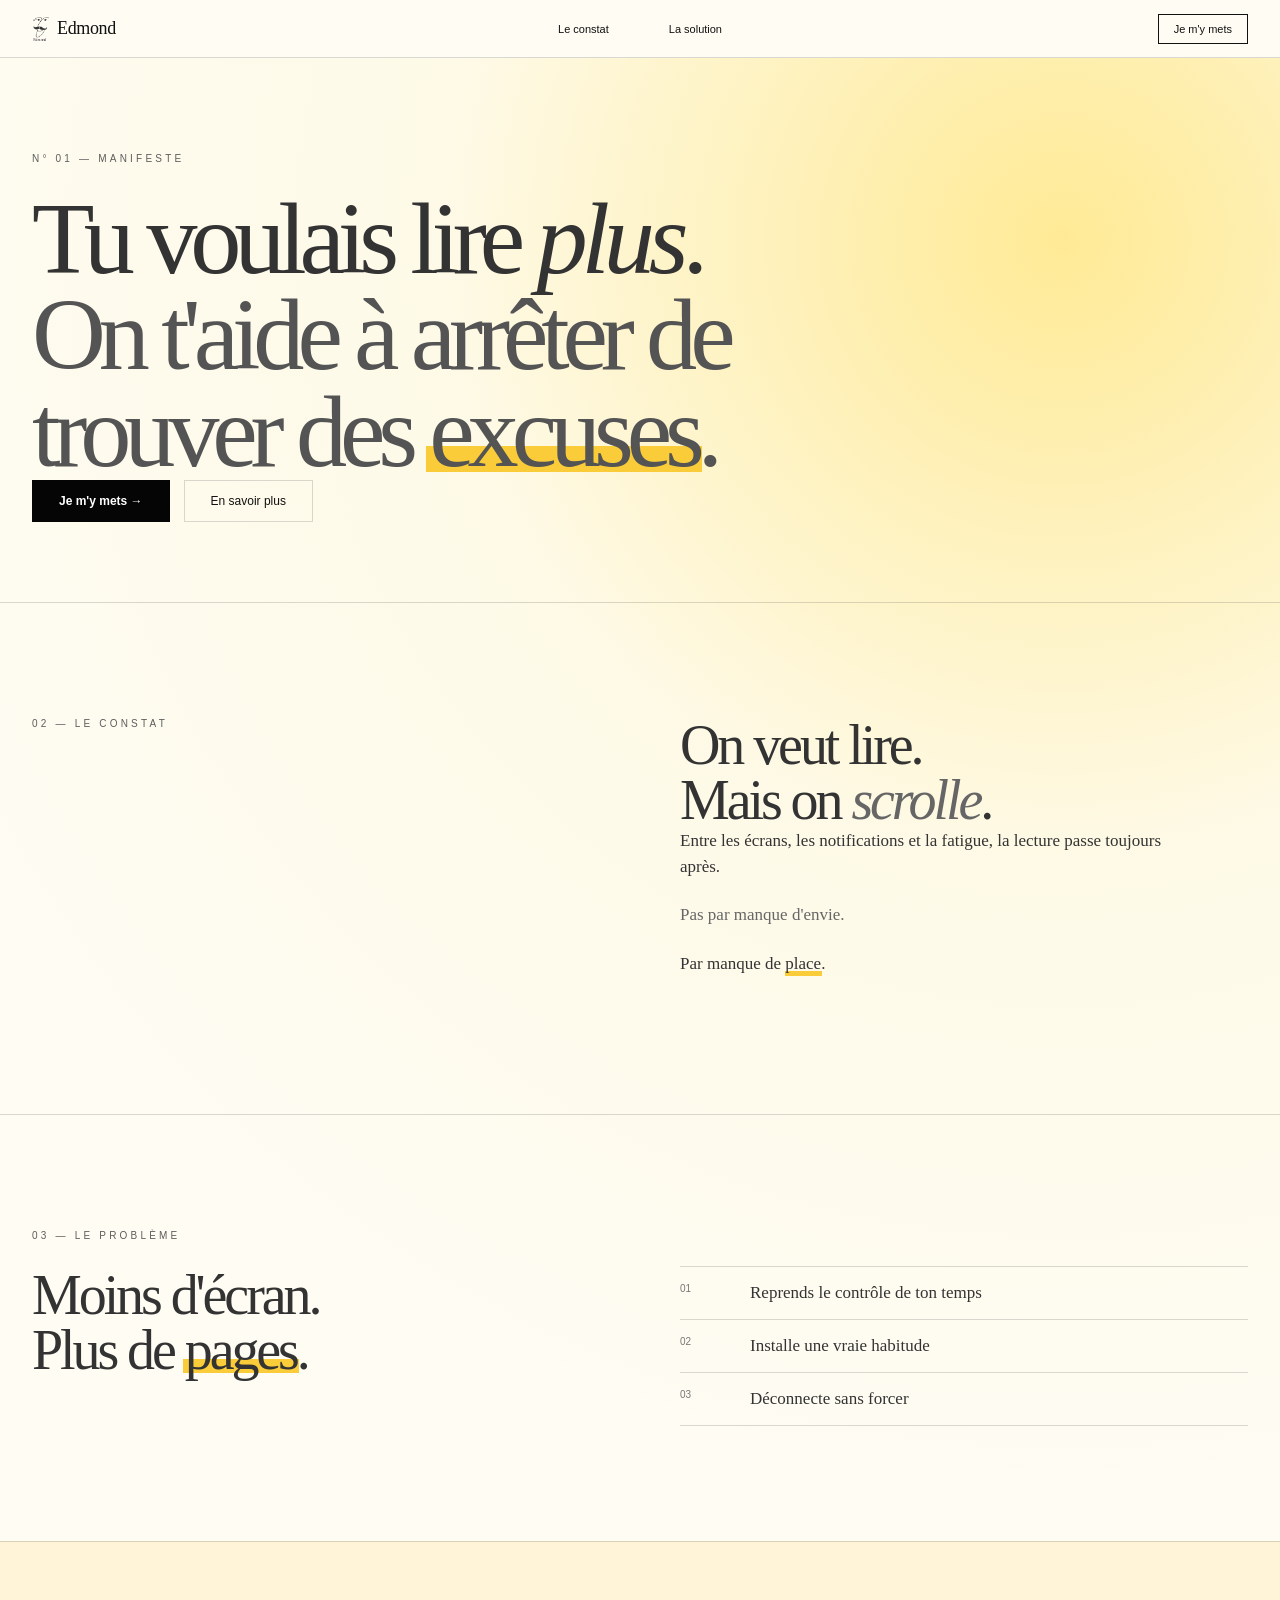
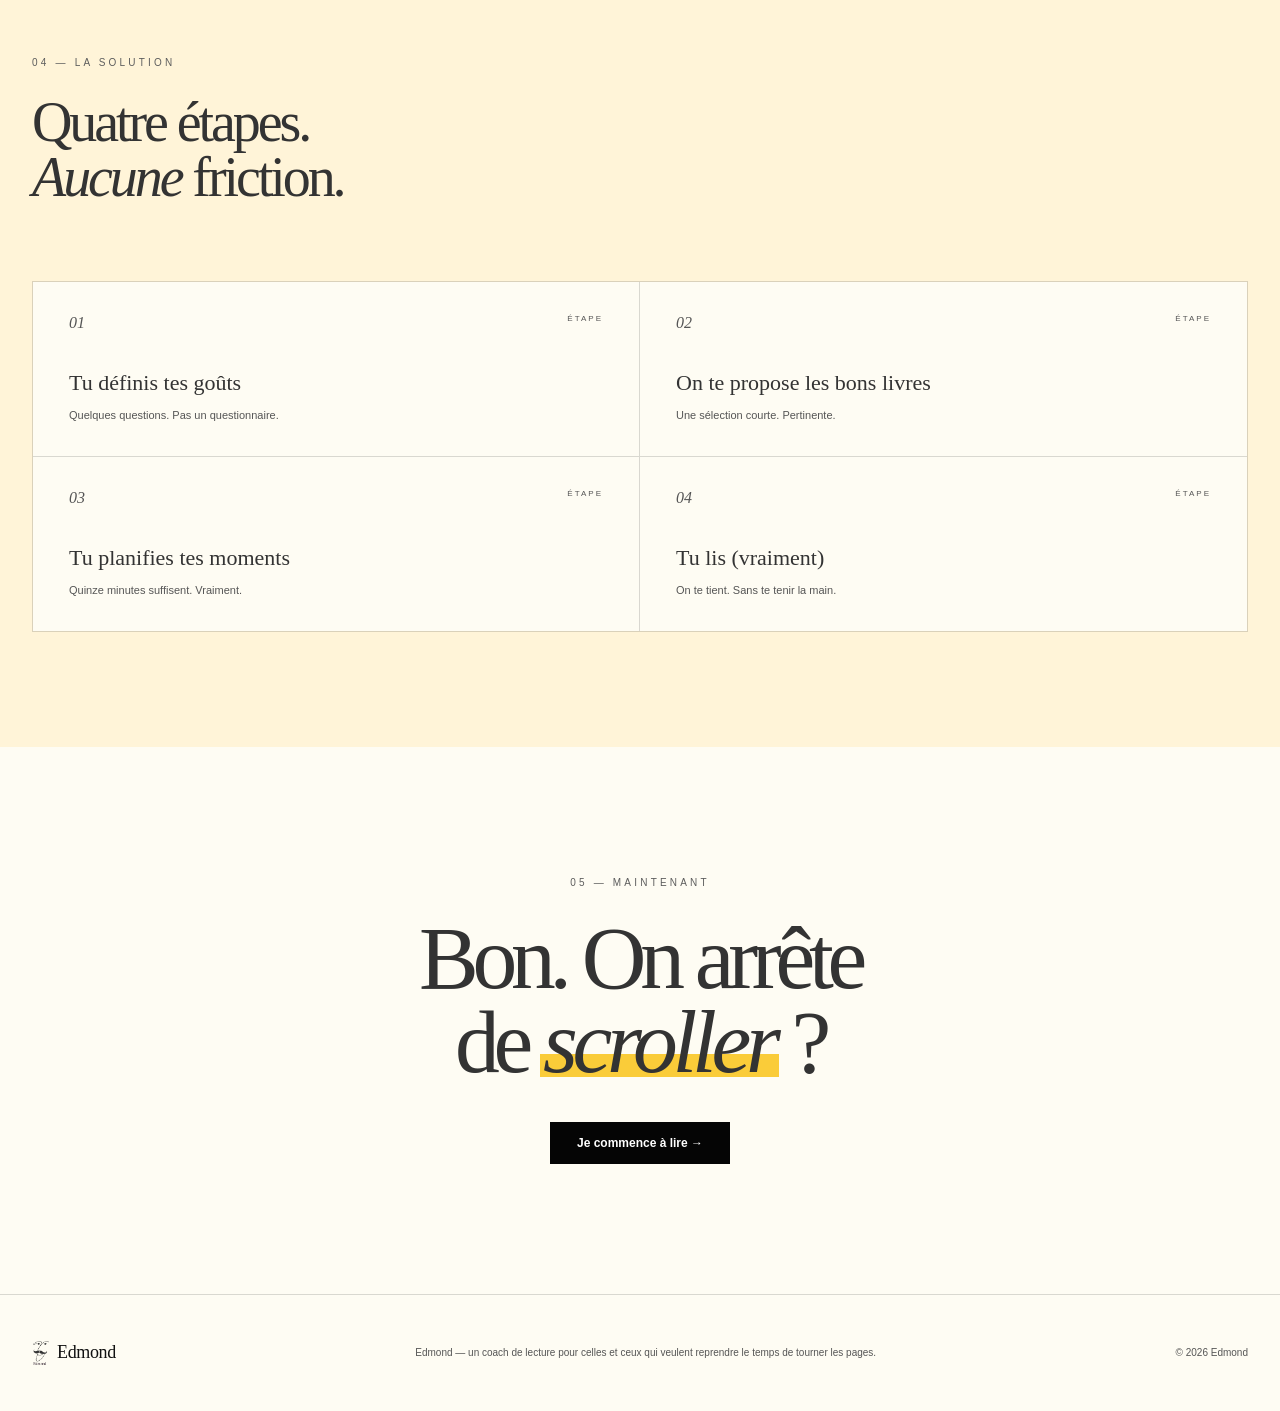
<file: index.html>
<!DOCTYPE html>
<html lang="fr">
  <head>
    <meta charset="utf-8" />
    <meta name="viewport" content="width=device-width,initial-scale=1" />
    <title>Edmond — Lire plus</title>
    <link rel="stylesheet" href="css/style.css" />
    <link rel="icon" href="assets/logo.png" />
  </head>
  <body>
    <div class="page">
      <header class="site-header">
        <div class="container">
          <a class="brand" href="index.html"
            ><img class="brand-face" src="assets/logo.png" alt="" /><span class="brand-name"
              >Edmond</span
            ></a
          >
          <nav class="nav">
            <a href="#constat">Le constat</a><a href="#solution">La solution</a>
          </nav>
          <a class="header-cta" href="app.html">Je m'y mets</a>
        </div>
      </header>
      <main>
        <section class="hero">
          <div class="container">
            <p class="kicker">N° 01 — Manifeste</p>
            <h1 class="display">
              Tu voulais lire <em>plus</em>.<br /><span class="muted"
                >On t'aide à arrêter de<br />trouver des <span class="mark">excuses</span>.</span
              >
            </h1>
            <div class="btn-row">
              <a class="btn" href="app.html">Je m'y mets →</a
              ><a class="btn secondary" href="#constat">En savoir plus</a>
            </div>
          </div>
        </section>
        <section id="constat" class="section split">
          <div class="container">
            <p class="kicker">02 — Le constat</p>
            <div class="text-block">
              <h2 class="medium-title">
                On veut lire.<br />Mais on <em class="muted-p">scrolle</em>.
              </h2>
              <p>
                Entre les écrans, les notifications et la fatigue, la lecture passe toujours après.
              </p>
              <p class="muted-p">Pas par manque d'envie.</p>
              <p>Par manque de <span class="mark">place</span>.</p>
            </div>
          </div>
        </section>
        <section class="section split">
          <div class="container">
            <div>
              <p class="kicker">03 — Le problème</p>
              <h2 class="medium-title">
                Moins d'écran.<br />Plus de <span class="mark">pages</span>.
              </h2>
            </div>
            <div class="list-lines">
              <div><span>01</span>Reprends le contrôle de ton temps</div>
              <div><span>02</span>Installe une vraie habitude</div>
              <div><span>03</span>Déconnecte sans forcer</div>
            </div>
          </div>
        </section>
        <section id="solution" class="section warm">
          <div class="container">
            <p class="kicker">04 — La solution</p>
            <h2 class="medium-title">Quatre étapes.<br /><em>Aucune</em> friction.</h2>
            <div class="steps-grid">
              <article class="step">
                <div class="num">01 <small>Étape</small></div>
                <h3>Tu définis tes goûts</h3>
                <p>Quelques questions. Pas un questionnaire.</p>
              </article>
              <article class="step">
                <div class="num">02 <small>Étape</small></div>
                <h3>On te propose les bons livres</h3>
                <p>Une sélection courte. Pertinente.</p>
              </article>
              <article class="step">
                <div class="num">03 <small>Étape</small></div>
                <h3>Tu planifies tes moments</h3>
                <p>Quinze minutes suffisent. Vraiment.</p>
              </article>
              <article class="step">
                <div class="num">04 <small>Étape</small></div>
                <h3>Tu lis (vraiment)</h3>
                <p>On te tient. Sans te tenir la main.</p>
              </article>
            </div>
          </div>
        </section>
        <section class="final-cta">
          <div class="container">
            <p class="kicker">05 — Maintenant</p>
            <h2 class="display">
              Bon. On arrête<br />de <span class="mark"><em>scroller</em></span> ?
            </h2>
            <a class="btn" href="app.html">Je commence à lire →</a>
          </div>
        </section>
      </main>
      <footer class="site-footer">
        <div class="container">
          <a class="brand" href="index.html"
            ><img class="brand-face" src="assets/logo.png" alt="" /><span class="brand-name"
              >Edmond</span
            ></a
          ><span
            >Edmond — un coach de lecture pour celles et ceux qui veulent reprendre le temps de
            tourner les pages.</span
          ><span>© 2026 Edmond</span>
        </div>
      </footer>
    </div>
  </body>
</html>
</file>
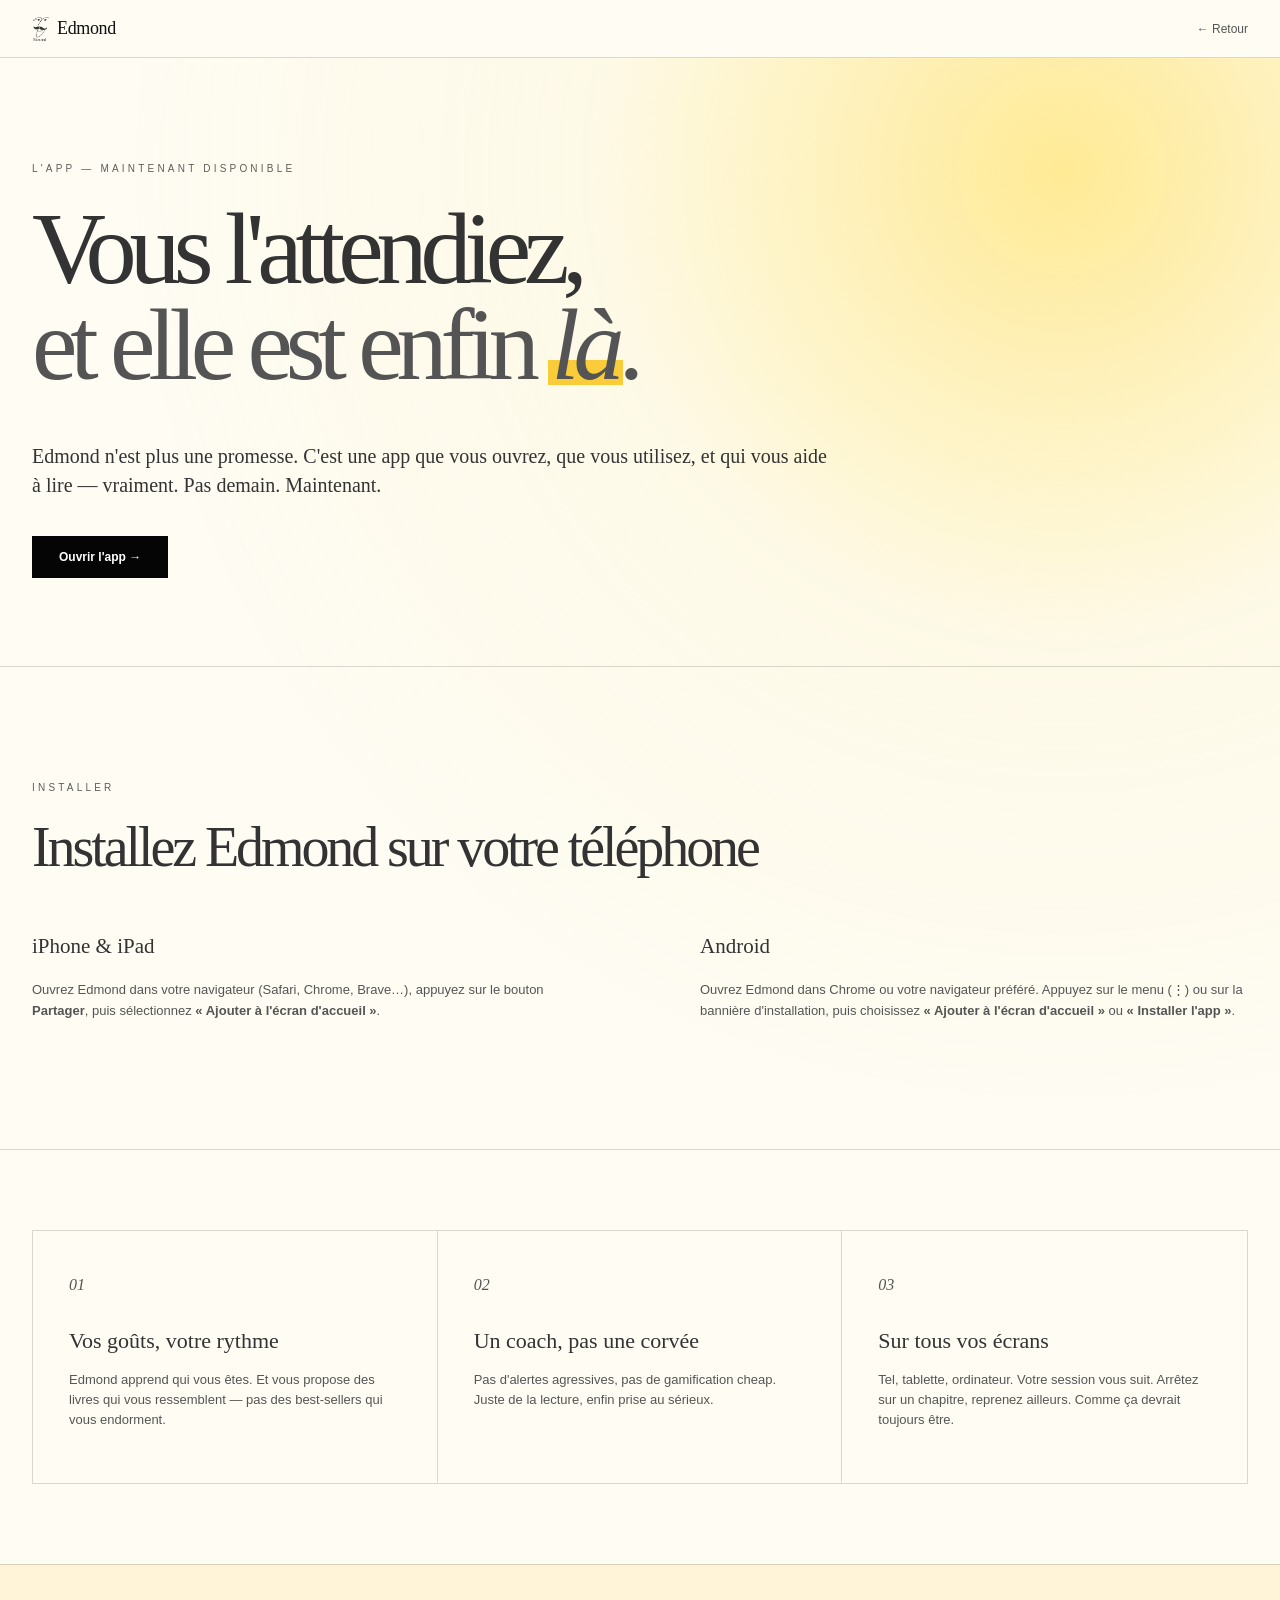
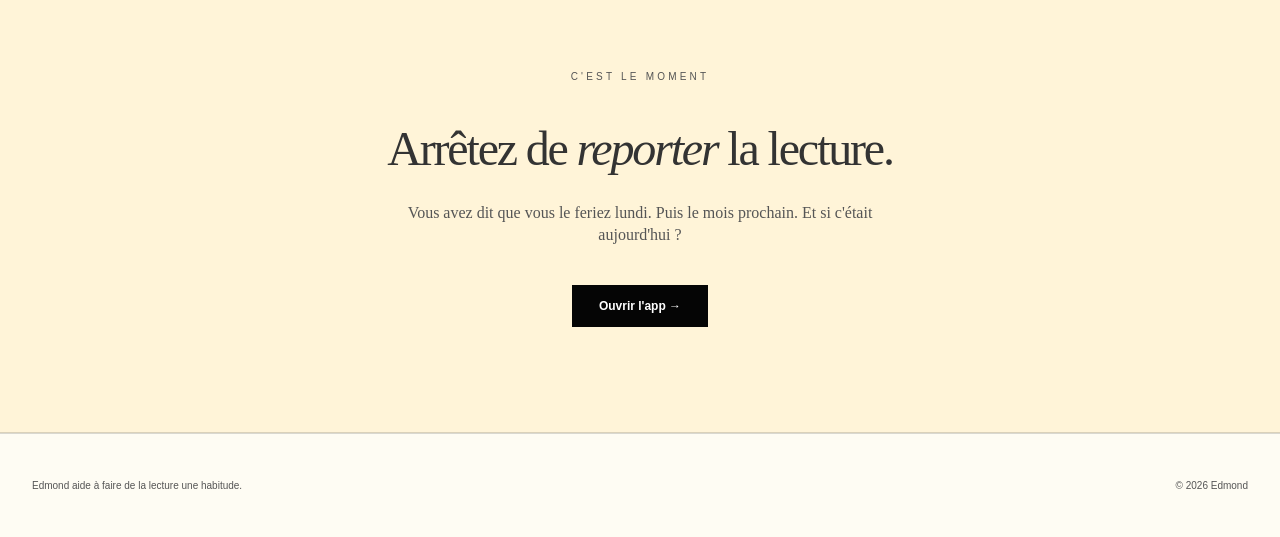
<file: app.html>
<!DOCTYPE html>
<html lang="fr">
  <head>
    <meta charset="utf-8" />
    <meta name="viewport" content="width=device-width,initial-scale=1" />
    <title>Edmond — L'app</title>
    <link rel="stylesheet" href="css/style.css" />
    <link rel="icon" href="assets/logo.png" />
  </head>
  <body>
    <div class="page">
      <header class="site-header">
        <div class="container">
          <a class="brand" href="index.html"
            ><img class="brand-face" src="assets/logo.png" alt="" /><span class="brand-name"
              >Edmond</span
            ></a
          ><a class="back-link" href="index.html">← Retour</a>
        </div>
      </header>
      <main>
        <section class="app-hero">
          <div class="container">
            <p class="kicker">L'app — Maintenant disponible</p>
            <h1 class="display">
              Vous l'attendiez,<br /><span class="muted"
                >et elle est enfin <span class="mark"><em>là</em></span
                >.</span
              >
            </h1>
            <p class="lead">
              Edmond n'est plus une promesse. C'est une app que vous ouvrez, que vous utilisez, et
              qui vous aide à lire — vraiment. Pas demain. Maintenant.
            </p>
            <a class="btn" href="https://app.edmond-group.com">Ouvrir l'app →</a>
          </div>
        </section>
        <section class="section">
          <div class="container">
            <p class="kicker">Installer</p>
            <h2 class="medium-title">Installez Edmond sur votre téléphone</h2>
            <div class="install-grid">
              <div>
                <h3>iPhone &amp; iPad</h3>
                <p>
                  Ouvrez Edmond dans votre navigateur (Safari, Chrome, Brave…), appuyez sur le
                  bouton <strong>Partager</strong>, puis sélectionnez
                  <strong>« Ajouter à l'écran d'accueil »</strong>.
                </p>
              </div>
              <div>
                <h3>Android</h3>
                <p>
                  Ouvrez Edmond dans Chrome ou votre navigateur préféré. Appuyez sur le menu (⋮) ou
                  sur la bannière d'installation, puis choisissez
                  <strong>« Ajouter à l'écran d'accueil »</strong> ou
                  <strong>« Installer l'app »</strong>.
                </p>
              </div>
            </div>
          </div>
        </section>
        <section class="feature-cards">
          <div class="container">
            <div class="cards">
              <article class="card">
                <div class="num">01</div>
                <h3>Vos goûts, votre rythme</h3>
                <p>
                  Edmond apprend qui vous êtes. Et vous propose des livres qui vous ressemblent —
                  pas des best-sellers qui vous endorment.
                </p>
              </article>
              <article class="card">
                <div class="num">02</div>
                <h3>Un coach, pas une corvée</h3>
                <p>
                  Pas d'alertes agressives, pas de gamification cheap. Juste de la lecture, enfin
                  prise au sérieux.
                </p>
              </article>
              <article class="card">
                <div class="num">03</div>
                <h3>Sur tous vos écrans</h3>
                <p>
                  Tel, tablette, ordinateur. Votre session vous suit. Arrêtez sur un chapitre,
                  reprenez ailleurs. Comme ça devrait toujours être.
                </p>
              </article>
            </div>
          </div>
        </section>
        <section class="moment">
          <div class="container">
            <p class="kicker">C'est le moment</p>
            <h2>Arrêtez de <em>reporter</em> la lecture.</h2>
            <p>
              Vous avez dit que vous le feriez lundi. Puis le mois prochain. Et si c'était
              aujourd'hui ?
            </p>
            <a class="btn" href="https://app.edmond-group.com">Ouvrir l'app →</a>
          </div>
        </section>
      </main>
      <footer class="site-footer">
        <div class="container">
          <span>Edmond aide à faire de la lecture une habitude.</span><span>© 2026 Edmond</span>
        </div>
      </footer>
    </div>
  </body>
</html>
</file>
<file: css/style.css>
:root {
  --bg: #fefcf3;
  --cream: #fdf4d8;
  --line: rgba(51, 51, 51, 0.18);
  --text: #333333;
  --muted: rgba(51, 51, 51, 0.6);
  --accent: #facc39;
  --serif: 'Times New Roman', Times, serif;
  --sans: Helvetica, Arial, sans-serif;
}
* {
  box-sizing: border-box;
}
html {
  scroll-behavior: smooth;
}
body {
  margin: 0;
  background: var(--bg);
  color: var(--text);
  font-family: var(--serif);
  font-weight: 400;
}
.page {
  min-height: 100vh;
  background: radial-gradient(
      circle at 83% 8%,
      rgba(255, 223, 92, 0.62),
      rgba(255, 223, 92, 0.08) 21%,
      transparent 42%
    ),
    var(--bg);
}
.container {
  width: min(1220px, calc(100% - 64px));
  margin-inline: auto;
}
.site-header {
  height: 58px;
  border-bottom: 1px solid var(--line);
  font-family: var(--sans);
  background: var(--bg);
  position: relative;
  z-index: 3;
}
.site-header .container {
  height: 100%;
  display: flex;
  align-items: center;
  justify-content: space-between;
}
.brand {
  display: inline-flex;
  align-items: center;
  gap: 7px;
  text-decoration: none;
  color: #111;
}
.brand-face {
  width: 18px;
  height: 24px;
  object-fit: contain;
  object-position: center;
}
.brand-name {
  font-family: var(--serif);
  font-size: 18px;
  letter-spacing: -0.02em;
}
.nav {
  position: absolute;
  left: 50%;
  transform: translateX(-50%);
  display: flex;
  gap: 60px;
  font-size: 11px;
}
.nav a,
.back-link {
  color: #111;
  text-decoration: none;
}
.header-cta {
  border: 1px solid #111;
  padding: 8px 15px;
  font-size: 11px;
  text-decoration: none;
  color: #111;
}
.back-link {
  font-size: 12px;
  color: #555;
}
.hero {
  padding: 95px 0 80px;
}
.kicker {
  font-family: var(--sans);
  font-size: 10px;
  letter-spacing: 0.32em;
  text-transform: uppercase;
  color: #5d5d5d;
  margin: 0 0 27px;
}
.display {
  font-size: clamp(58px, 8vw, 106px);
  line-height: 0.94;
  letter-spacing: -0.07em;
  margin: 0;
  font-weight: 400;
}
.display .muted {
  color: #545454;
}
.display em {
  font-style: italic;
  letter-spacing: -0.06em;
}
.mark {
  position: relative;
  display: inline-block;
  z-index: 1;
}
.mark:after {
  content: '';
  position: absolute;
  z-index: -1;
  left: -0.03em;
  right: -0.04em;
  bottom: 0.08em;
  height: 0.25em;
  background: var(--accent);
}
.lead {
  font-size: 20px;
  line-height: 1.45;
  max-width: 760px;
  margin: 56px 0 36px;
}
.btn-row {
  display: flex;
  gap: 14px;
  align-items: center;
}
.btn {
  display: inline-flex;
  align-items: center;
  justify-content: center;
  background: #050505;
  color: #fff;
  border: 1px solid #050505;
  min-height: 42px;
  padding: 0 26px;
  font-family: var(--sans);
  font-weight: 700;
  font-size: 12px;
  text-decoration: none;
}
.btn.secondary {
  background: transparent;
  color: #111;
  border-color: var(--line);
  font-weight: 400;
}
.hero-meta {
  margin-top: 94px;
  border-top: 1px solid #999;
  display: grid;
  grid-template-columns: repeat(4, 1fr);
  font-family: var(--sans);
  font-size: 9px;
  color: #555;
  padding-top: 16px;
}
.section {
  border-top: 1px solid var(--line);
  padding: 115px 0;
}
.section.split .container {
  display: grid;
  grid-template-columns: 1fr 1fr;
  gap: 80px;
  align-items: start;
}
.section.center .container {
  text-align: center;
}
.medium-title {
  font-size: 56px;
  line-height: 0.98;
  letter-spacing: -0.055em;
  margin: 0;
  font-weight: 400;
}
.text-block {
  max-width: 520px;
}
.text-block p {
  font-size: 17px;
  line-height: 1.55;
  margin: 0 0 22px;
}
.muted-p {
  color: #666;
}
.list-lines {
  margin-top: 36px;
  border-top: 1px solid var(--line);
  font-family: var(--serif);
}
.list-lines div {
  display: grid;
  grid-template-columns: 50px 1fr;
  gap: 20px;
  border-bottom: 1px solid var(--line);
  padding: 16px 0;
  font-size: 17px;
}
.list-lines span {
  font-family: var(--sans);
  font-size: 10px;
  color: #777;
}
.warm {
  background: #fff4d8;
}
.steps-grid {
  margin-top: 76px;
  border: 1px solid var(--line);
  display: grid;
  grid-template-columns: 1fr 1fr;
}
.step {
  min-height: 160px;
  padding: 32px 36px;
  border-right: 1px solid var(--line);
  border-bottom: 1px solid var(--line);
  background-color: var(--bg);
}
.step:nth-child(2n) {
  border-right: 0;
}
.step:nth-last-child(-n + 2) {
  border-bottom: 0;
}
.num {
  font-style: italic;
  font-size: 16px;
  color: #555;
  margin-bottom: 38px;
  display: flex;
  justify-content: space-between;
}
.num small {
  font-family: var(--sans);
  font-style: normal;
  font-size: 8px;
  letter-spacing: 0.25em;
  text-transform: uppercase;
}
.step h3 {
  font-size: 22px;
  font-weight: 400;
  margin: 0 0 12px;
}
.step p {
  font-family: var(--sans);
  font-size: 11px;
  color: #555;
  margin: 0;
  line-height: 1.45;
}
.final-cta {
  padding: 130px 0 130px;
  text-align: center;
}
.final-cta .kicker {
  margin-bottom: 28px;
}
.final-cta .display {
  font-size: clamp(54px, 7vw, 91px);
  max-width: 830px;
  margin-inline: auto;
}
.final-cta .btn {
  margin-top: 38px;
}
.site-footer {
  border-top: 1px solid var(--line);
  font-family: var(--sans);
  font-size: 10px;
  color: #555;
  padding: 46px 0;
}
.site-footer .container {
  display: flex;
  align-items: center;
  justify-content: space-between;
}
.install-grid {
  display: grid;
  grid-template-columns: 1fr 1fr;
  gap: 120px;
  margin-top: 60px;
}
.install-grid h3 {
  font-size: 21px;
  font-weight: 400;
  margin: 0 0 21px;
}
.install-grid p,
.cards p,
.app-lead {
  font-family: var(--sans);
  font-size: 13px;
  color: #555;
  line-height: 1.55;
}
.app-hero {
  padding: 105px 0 88px;
}
.app-hero .display {
  max-width: 940px;
}
.app-hero .lead {
  max-width: 800px;
  margin-top: 48px;
}
.feature-cards {
  border-top: 1px solid var(--line);
  padding: 80px 0;
}
.cards {
  border: 1px solid var(--line);
  display: grid;
  grid-template-columns: repeat(3, 1fr);
}
.card {
  padding: 45px 36px 40px;
  border-right: 1px solid var(--line);
  min-height: 180px;
}
.card:last-child {
  border-right: 0;
}
.card .num {
  margin-bottom: 34px;
}
.card h3 {
  font-size: 22px;
  font-weight: 400;
  margin: 0 0 16px;
}
.moment {
  background: #fff4d8;
  border-top: 1px solid var(--line);
  border-bottom: 1px solid var(--line);
  padding: 105px 0;
  text-align: center;
}
.moment h2 {
  font-size: 48px;
  line-height: 1.05;
  letter-spacing: -0.045em;
  font-weight: 400;
  margin: 0 0 28px;
}
.moment p {
  line-height: 1.35;
  color: #555;
  margin: 0 auto 40px;
  max-width: 520px;
}
.edit-badge {
  position: fixed;
  right: 12px;
  bottom: 10px;
  background: #111;
  color: #fff;
  border-radius: 7px;
  padding: 6px 10px;
  font: 10px var(--sans);
  opacity: 0.95;
}
.edit-badge span {
  color: #ff6a5f;
}
@media (max-width: 800px) {
  .container {
    width: min(100% - 32px, 1220px);
  }
  .site-header {
    height: 56px;
  }
  .nav {
    display: none;
  }
  .brand-face {
    width: 16px;
    height: 22px;
  }
  .brand-name {
    font-size: 17px;
  }
  .hero,
  .app-hero {
    padding: 70px 0;
  }
  .display {
    font-size: 56px;
    letter-spacing: -0.055em;
  }
  .lead {
    font-size: 18px;
    margin-top: 36px;
  }
  .hero-meta {
    grid-template-columns: 1fr 1fr;
    gap: 12px;
    margin-top: 60px;
  }
  .section {
    padding: 75px 0;
  }
  .section.split .container,
  .install-grid {
    grid-template-columns: 1fr;
    gap: 45px;
  }
  .medium-title {
    font-size: 46px;
  }
  .steps-grid,
  .cards {
    grid-template-columns: 1fr;
  }
  .step,
  .card,
  .step:nth-child(2n) {
    border-right: 0;
    border-bottom: 1px solid var(--line);
  }
  .step:last-child,
  .card:last-child {
    border-bottom: 0;
  }
  .final-cta {
    padding: 90px 0;
  }
  .site-footer .container {
    align-items: flex-start;
    gap: 18px;
    flex-direction: column;
  }
  .btn-row {
    flex-wrap: wrap;
  }
  .header-cta {
    display: none;
  }
}
</file>
